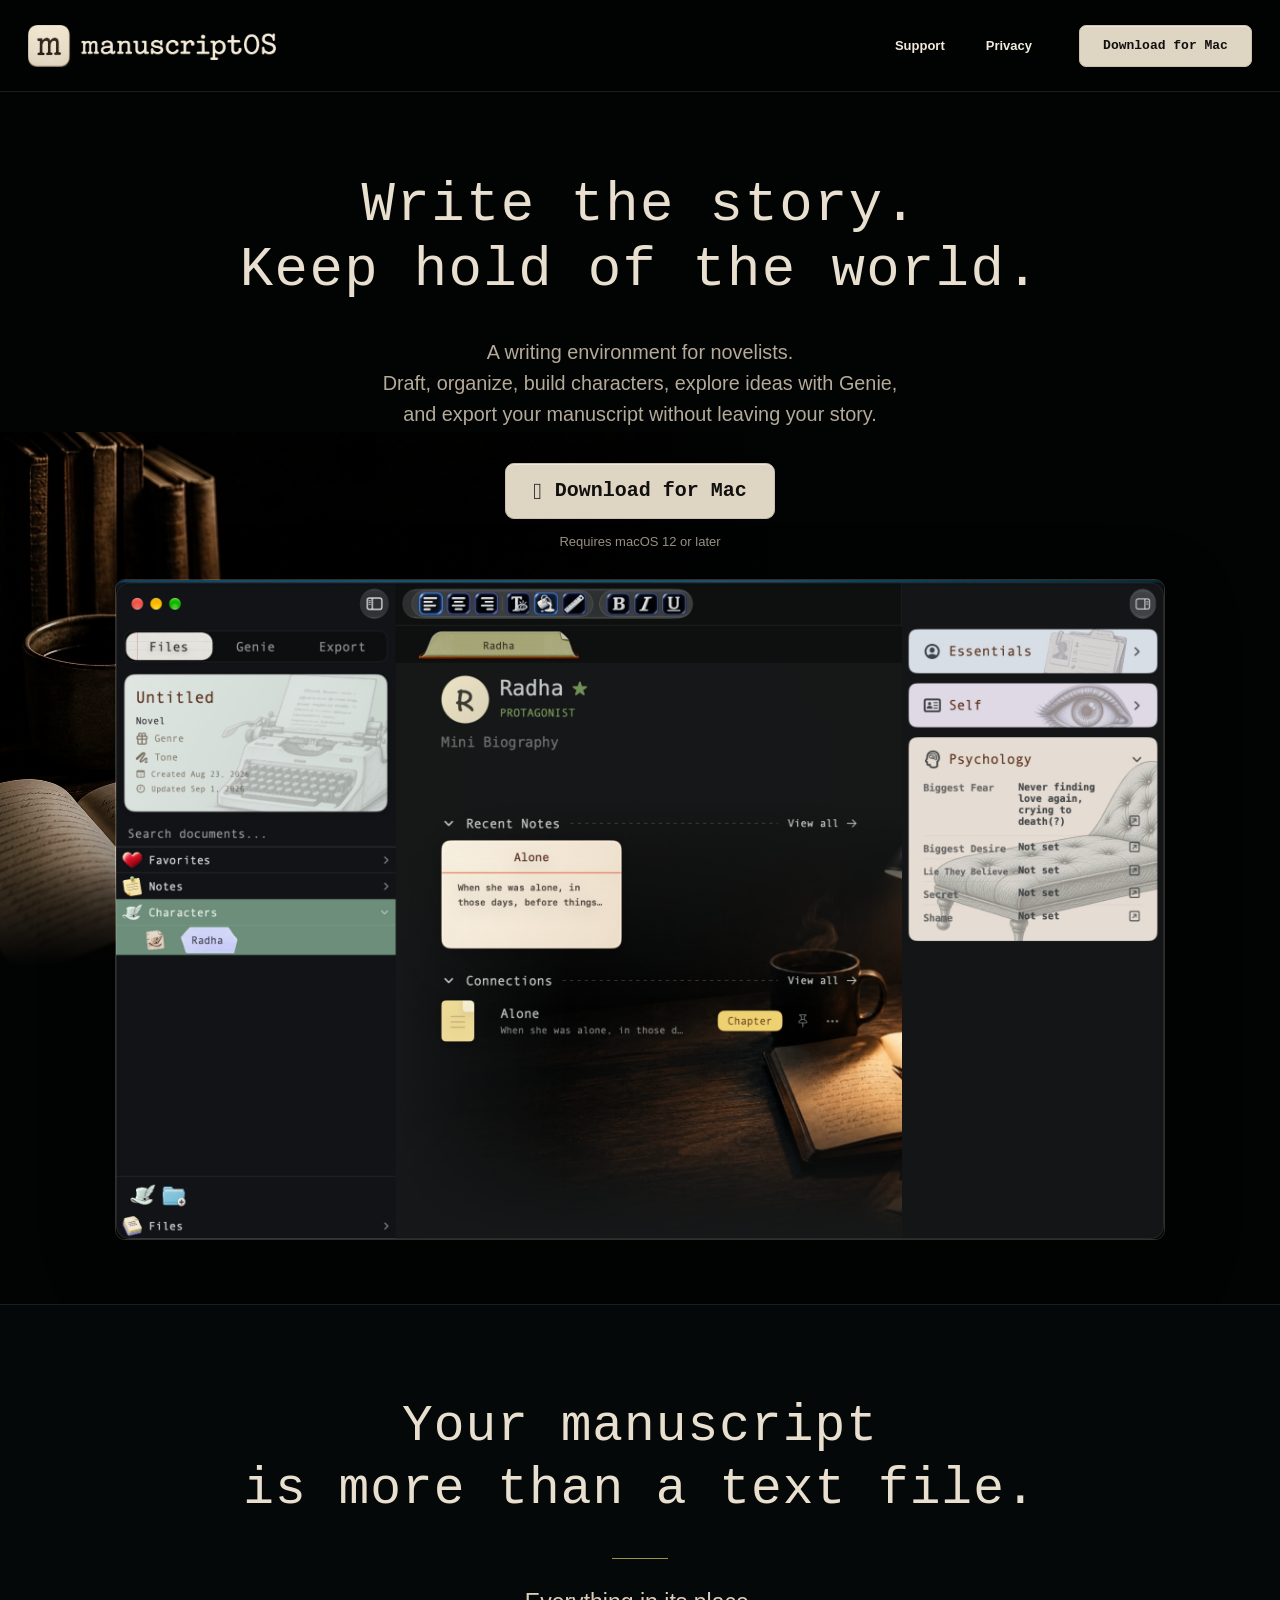
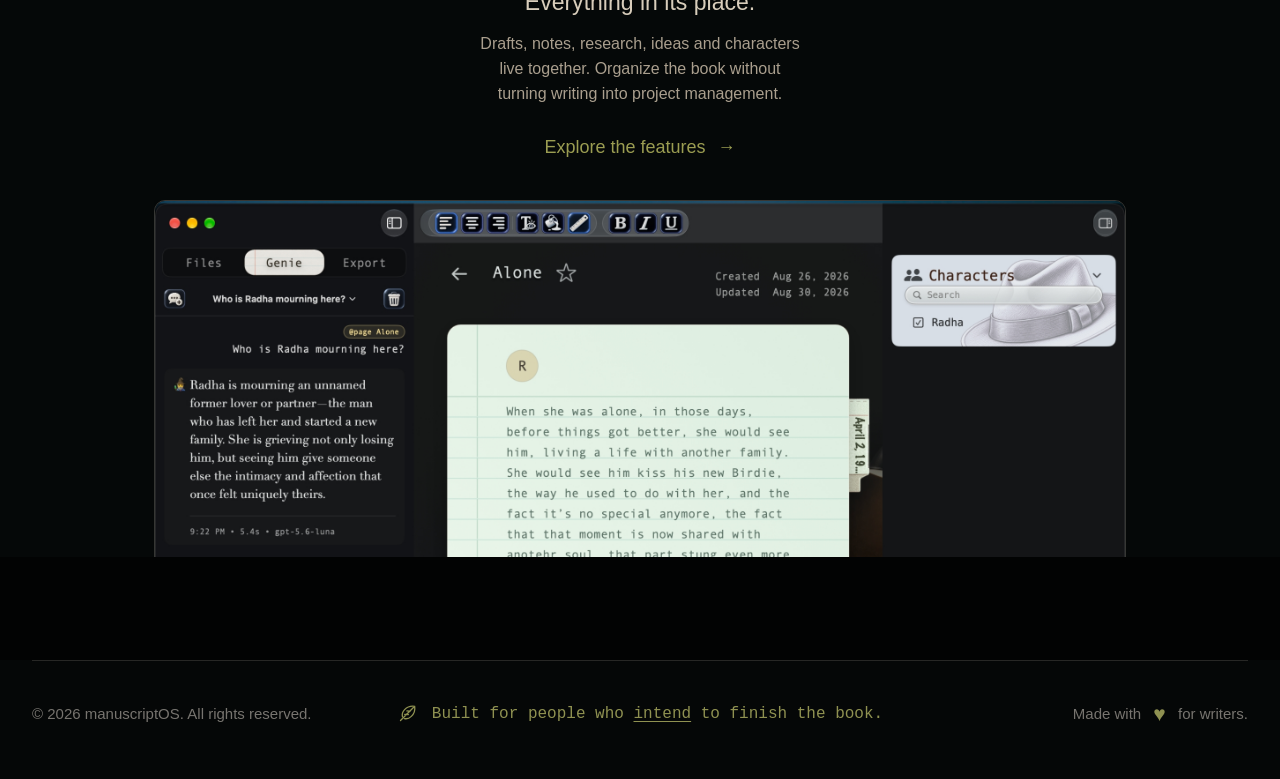
<file: index.html>
<!doctype html>
<html lang="en">
  <head>
    <meta charset="UTF-8">
    <meta name="viewport" content="width=device-width, initial-scale=1.0">
    <meta name="description" content="manuscriptOS — a writing environment for novelists.">
    <title>manuscriptOS</title>
    <link rel="stylesheet" href="styles.css">
  </head>
  <body>
    <header class="site-header">
      <a class="brand" href="/" aria-label="manuscriptOS home">
        <img src="images/logo.png" alt="">
      </a>

      <nav class="site-nav" aria-label="Main navigation">
        <a href="/support">Support</a>
        <a href="/privacy">Privacy</a>
      </nav>

      <a
        class="download-button"
        href="https://testflight.apple.com/join/sBr5g64Z"
        target="_blank"
        rel="noreferrer"
      >Download for Mac</a>
    </header>

    <main>
      <section class="hero" aria-labelledby="hero-title">
        <h1 id="hero-title">
          <span>Write the story.</span>
          <span>Keep hold of the world.</span>
        </h1>

        <p class="hero-copy">
          A writing environment for novelists.<br>
          Draft, organize, build characters, explore ideas with Genie,<br class="desktop-break">
          and export your manuscript without leaving your story.
        </p>

        <a
          class="hero-download"
          href="https://testflight.apple.com/join/sBr5g64Z"
          target="_blank"
          rel="noreferrer"
        >
          <span class="apple-mark" aria-hidden="true"></span>
          Download for Mac
        </a>

        <p class="system-requirement">Requires macOS 12 or later</p>

        <div class="hero-screenshot">
          <img
            src="images/screen_hero.jpg"
            alt="The manuscriptOS character workspace"
            width="2200"
            height="1372"
          >
        </div>
      </section>

      <section class="features" id="features" aria-labelledby="features-title">
        <h2 id="features-title">
          <span>Your manuscript</span>
          <span>is more than a text file.</span>
        </h2>

        <div class="section-rule" aria-hidden="true"></div>

        <div class="features-copy">
          <h3>Everything in its place.</h3>
          <p>
            Drafts, notes, research, ideas and characters<br class="desktop-break">
            live together. Organize the book without<br class="desktop-break">
            turning writing into project management.
          </p>
        </div>

        <a class="features-link" href="#feature-preview">
          Explore the features <span aria-hidden="true">→</span>
        </a>

        <div class="feature-preview" id="feature-preview">
          <img
            src="images/feature_bg.jpg"
            alt="The manuscriptOS notes workspace"
            width="2200"
            height="1384"
            loading="lazy"
          >
        </div>
      </section>
    </main>

    <footer class="site-footer">
      <div class="footer-inner">
        <p>© 2026 manuscriptOS. All rights reserved.</p>

        <p class="footer-mission">
          <svg viewBox="0 0 24 24" aria-hidden="true">
            <path d="M20.2 3.8c-4.4-.7-8.5.7-11.5 3.8-2.2 2.3-3.1 5.2-2.5 7.9M20.2 3.8c.7 4.4-.7 8.5-3.8 11.5-2.3 2.2-5.2 3.1-7.9 2.5M20.2 3.8 4 20m4.8-7.1 4.3.3m-1.8-4.1 3.6.3" />
          </svg>
          <span>Built for people who <u>intend</u> to finish the book.</span>
        </p>

        <p class="footer-love">Made with <span aria-hidden="true">♥</span> for writers.</p>
      </div>
    </footer>
  </body>
</html>
</file>
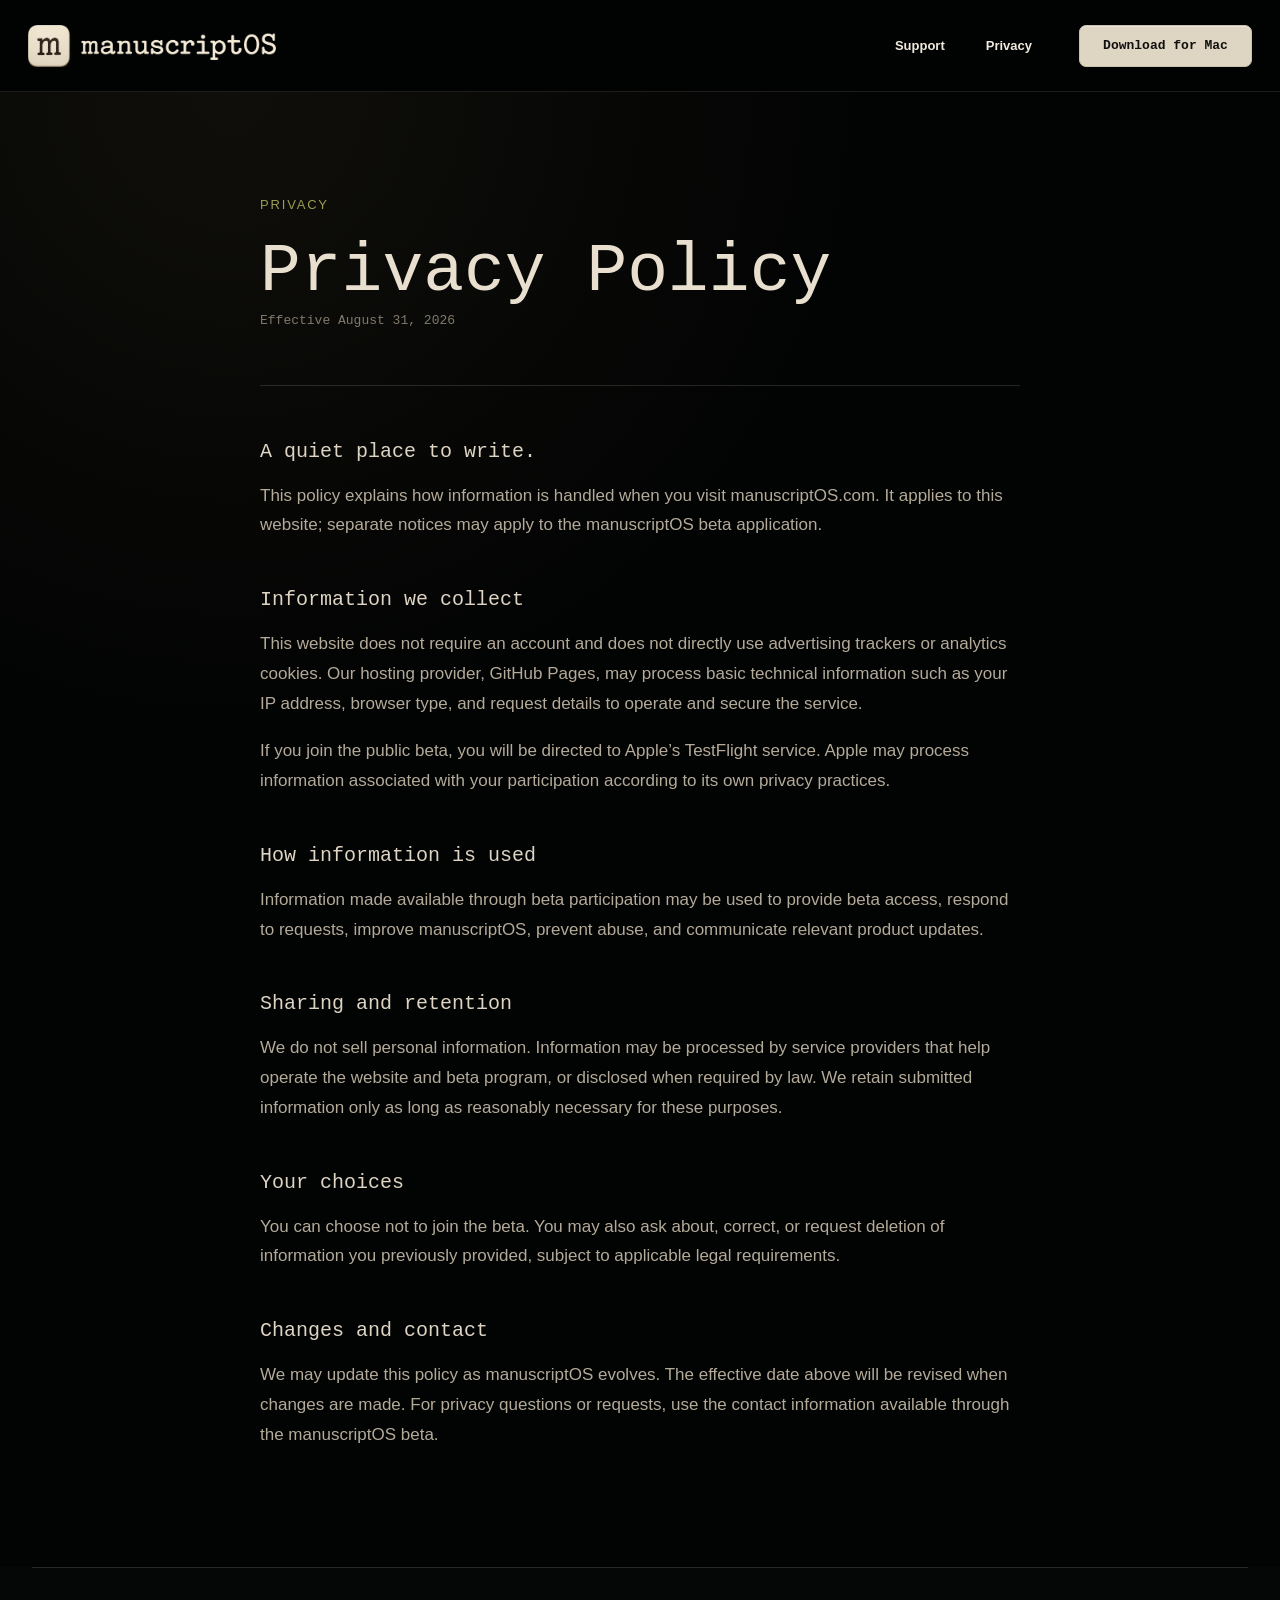
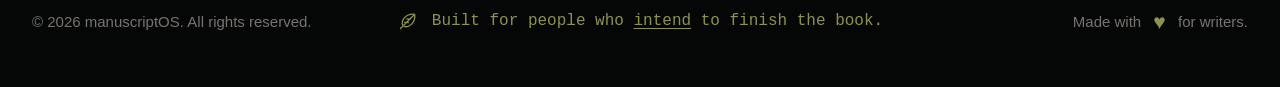
<file: privacy/index.html>
<!doctype html>
<html lang="en">
  <head>
    <meta charset="UTF-8">
    <meta name="viewport" content="width=device-width, initial-scale=1.0">
    <meta name="description" content="Privacy policy for manuscriptOS.">
    <title>Privacy — manuscriptOS</title>
    <link rel="stylesheet" href="../styles.css">
  </head>
  <body>
    <header class="site-header">
      <a class="brand" href="/" aria-label="manuscriptOS home">
        <img src="../images/logo.png" alt="">
      </a>

      <nav class="site-nav" aria-label="Main navigation">
        <a href="/support">Support</a>
        <a href="/privacy" aria-current="page">Privacy</a>
      </nav>

      <a
        class="download-button"
        href="https://testflight.apple.com/join/sBr5g64Z"
        target="_blank"
        rel="noreferrer"
      >Download for Mac</a>
    </header>

    <main class="privacy-main">
      <article class="privacy-policy">
        <header class="privacy-heading">
          <p class="privacy-eyebrow">Privacy</p>
          <h1>Privacy Policy</h1>
          <p class="effective-date">Effective August 31, 2026</p>
        </header>

        <section>
          <h2>A quiet place to write.</h2>
          <p>
            This policy explains how information is handled when you visit
            manuscriptOS.com. It applies to this website; separate notices may
            apply to the manuscriptOS beta application.
          </p>
        </section>

        <section>
          <h2>Information we collect</h2>
          <p>
            This website does not require an account and does not directly use
            advertising trackers or analytics cookies. Our hosting provider,
            GitHub Pages, may process basic technical information such as your
            IP address, browser type, and request details to operate and secure
            the service.
          </p>
          <p>
            If you join the public beta, you will be directed to Apple’s
            TestFlight service. Apple may process information associated with
            your participation according to its own privacy practices.
          </p>
        </section>

        <section>
          <h2>How information is used</h2>
          <p>
            Information made available through beta participation may be used
            to provide beta access, respond to requests, improve manuscriptOS,
            prevent abuse, and communicate relevant product updates.
          </p>
        </section>

        <section>
          <h2>Sharing and retention</h2>
          <p>
            We do not sell personal information. Information may be processed
            by service providers that help operate the website and beta
            program, or disclosed when required by law. We retain submitted
            information only as long as reasonably necessary for these purposes.
          </p>
        </section>

        <section>
          <h2>Your choices</h2>
          <p>
            You can choose not to join the beta. You may also ask about,
            correct, or request deletion of information you previously
            provided, subject to applicable legal requirements.
          </p>
        </section>

        <section>
          <h2>Changes and contact</h2>
          <p>
            We may update this policy as manuscriptOS evolves. The effective
            date above will be revised when changes are made. For privacy
            questions or requests, use the contact information available
            through the manuscriptOS beta.
          </p>
        </section>
      </article>
    </main>

    <footer class="site-footer">
      <div class="footer-inner">
        <p>© 2026 manuscriptOS. All rights reserved.</p>

        <p class="footer-mission">
          <svg viewBox="0 0 24 24" aria-hidden="true">
            <path d="M20.2 3.8c-4.4-.7-8.5.7-11.5 3.8-2.2 2.3-3.1 5.2-2.5 7.9M20.2 3.8c.7 4.4-.7 8.5-3.8 11.5-2.3 2.2-5.2 3.1-7.9 2.5M20.2 3.8 4 20m4.8-7.1 4.3.3m-1.8-4.1 3.6.3" />
          </svg>
          <span>Built for people who <u>intend</u> to finish the book.</span>
        </p>

        <p class="footer-love">Made with <span aria-hidden="true">♥</span> for writers.</p>
      </div>
    </footer>
  </body>
</html>
</file>
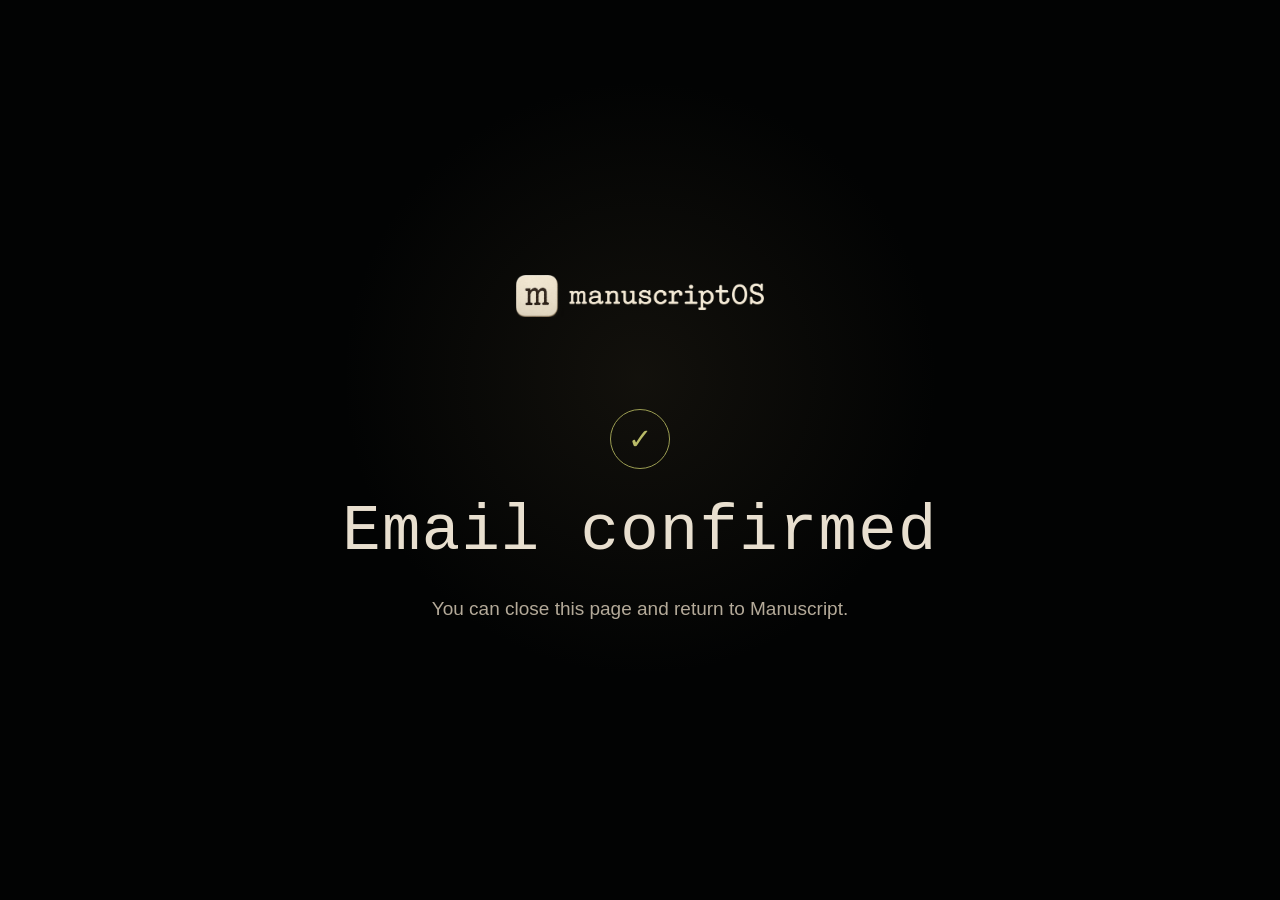
<file: success/index.html>
<!doctype html>
<html lang="en">
  <head>
    <meta charset="UTF-8">
    <meta name="viewport" content="width=device-width, initial-scale=1.0">
    <meta name="description" content="Your manuscriptOS email has been confirmed.">
    <meta name="robots" content="noindex">
    <title>Email confirmed — manuscriptOS</title>
    <link rel="stylesheet" href="../styles.css">
  </head>
  <body>
    <main class="success-main">
      <section class="success-content" aria-labelledby="success-title">
        <a class="success-brand" href="/" aria-label="manuscriptOS home">
          <img src="../images/logo.png" alt="">
        </a>
        <div class="success-mark" aria-hidden="true">✓</div>
        <h1 id="success-title">Email confirmed</h1>
        <p class="success-copy">
          You can close this page and return to Manuscript.
        </p>
      </section>
    </main>
  </body>
</html>
</file>
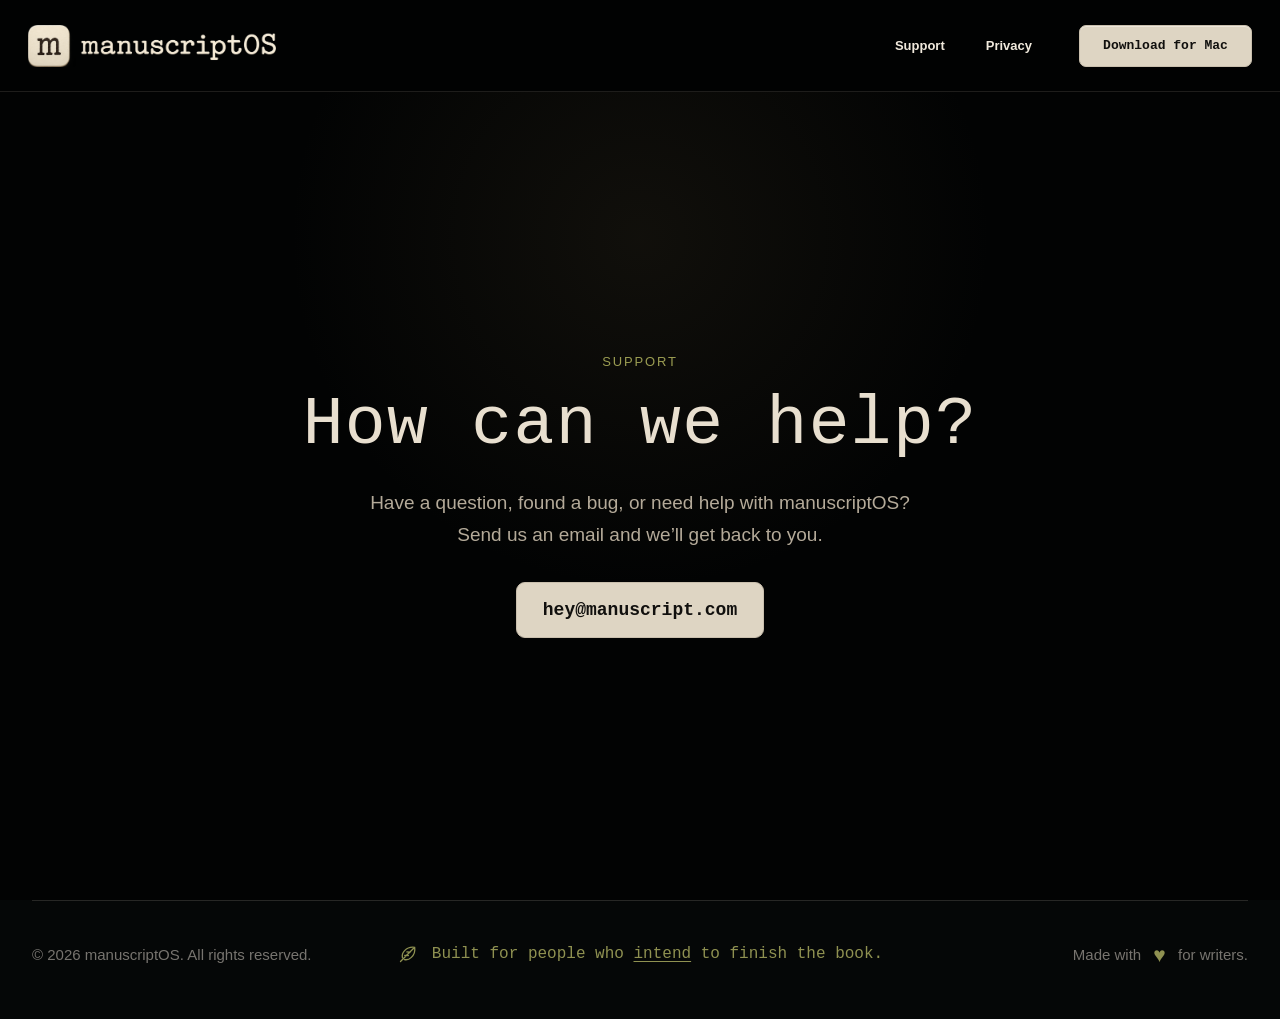
<file: support/index.html>
<!doctype html>
<html lang="en">
  <head>
    <meta charset="UTF-8">
    <meta name="viewport" content="width=device-width, initial-scale=1.0">
    <meta name="description" content="Get support for manuscriptOS.">
    <title>Support — manuscriptOS</title>
    <link rel="stylesheet" href="../styles.css">
  </head>
  <body>
    <header class="site-header">
      <a class="brand" href="/" aria-label="manuscriptOS home">
        <img src="../images/logo.png" alt="">
      </a>

      <nav class="site-nav" aria-label="Main navigation">
        <a href="/support" aria-current="page">Support</a>
        <a href="/privacy">Privacy</a>
      </nav>

      <a
        class="download-button"
        href="https://testflight.apple.com/join/sBr5g64Z"
        target="_blank"
        rel="noreferrer"
      >Download for Mac</a>
    </header>

    <main class="support-main">
      <section class="support-content" aria-labelledby="support-title">
        <p class="support-eyebrow">Support</p>
        <h1 id="support-title">How can we help?</h1>
        <p class="support-copy">
          Have a question, found a bug, or need help with manuscriptOS?<br class="desktop-break">
          Send us an email and we’ll get back to you.
        </p>
        <a class="support-email" href="mailto:hey@manuscript.com">
          hey@manuscript.com
        </a>
      </section>
    </main>

    <footer class="site-footer">
      <div class="footer-inner">
        <p>© 2026 manuscriptOS. All rights reserved.</p>

        <p class="footer-mission">
          <svg viewBox="0 0 24 24" aria-hidden="true">
            <path d="M20.2 3.8c-4.4-.7-8.5.7-11.5 3.8-2.2 2.3-3.1 5.2-2.5 7.9M20.2 3.8c.7 4.4-.7 8.5-3.8 11.5-2.3 2.2-5.2 3.1-7.9 2.5M20.2 3.8 4 20m4.8-7.1 4.3.3m-1.8-4.1 3.6.3" />
          </svg>
          <span>Built for people who <u>intend</u> to finish the book.</span>
        </p>

        <p class="footer-love">Made with <span aria-hidden="true">♥</span> for writers.</p>
      </div>
    </footer>
  </body>
</html>
</file>
<file: styles.css>
:root {
  color-scheme: dark;
  --ink: #e8dfcf;
  --paper: #ded5c3;
  --black: #020303;
}

* {
  box-sizing: border-box;
}

html,
body {
  margin: 0;
  min-height: 100%;
}

body {
  background: var(--black);
  color: var(--ink);
  font-family: "Courier New", Courier, monospace;
}

.site-header {
  display: grid;
  grid-template-columns: auto 1fr auto;
  align-items: center;
  width: 100%;
  min-height: 92px;
  padding: 20px 28px;
  border-bottom: 1px solid rgba(232, 223, 207, 0.12);
  background: #010202;
}

.brand {
  display: inline-flex;
  align-items: center;
  justify-self: start;
  color: var(--ink);
  text-decoration: none;
}

.brand img {
  display: block;
  width: auto;
  height: 42px;
}

.site-nav {
  display: flex;
  align-items: center;
  justify-content: flex-end;
  justify-self: end;
  gap: 41px;
  margin-right: 47px;
}

.site-nav a {
  color: #f0e9dc;
  font-family: Futura, "Futura PT", "Century Gothic", sans-serif;
  font-size: 13px;
  font-weight: 700;
  line-height: 1;
  text-decoration: none;
  transition: color 140ms ease;
}

.site-nav a:hover {
  color: #bdb3a2;
}

.download-button {
  display: inline-flex;
  align-items: center;
  justify-content: center;
  justify-self: end;
  width: 173px;
  min-height: 42px;
  padding: 0 18px;
  border: 1px solid #c9bfad;
  border-radius: 7px;
  background: var(--paper);
  box-shadow: inset 0 1px 0 rgba(255, 255, 255, 0.4);
  color: #11100e;
  font-size: 13px;
  font-weight: 700;
  line-height: 1;
  text-decoration: none;
  white-space: nowrap;
  transition: background 140ms ease, transform 140ms ease;
}

.download-button:hover {
  background: #eee5d5;
  transform: translateY(-1px);
}

.hero {
  display: flex;
  flex-direction: column;
  align-items: center;
  width: 100%;
  max-width: 1536px;
  margin: 0 auto;
  padding: clamp(54px, 7vw, 82px) 24px 64px;
  overflow: hidden;
  background-image:
    linear-gradient(
      to right,
      transparent 0,
      transparent 600px,
      var(--black) 800px,
      var(--black) 100%
    ),
    linear-gradient(
      to bottom,
      transparent 0,
      transparent 430px,
      var(--black) 533px,
      var(--black) 100%
    ),
    linear-gradient(rgba(0, 0, 0, 0.08), rgba(0, 0, 0, 0.2)),
    url("images/hero_container.jpg");
  background-position: left center;
  background-repeat: no-repeat;
  background-size: 800px 533px, 800px 533px, 800px 533px, auto;
  text-align: center;
}

.hero h1 {
  margin: 0;
  color: var(--ink);
  font-size: clamp(38px, 4.35vw, 64px);
  font-weight: 400;
  line-height: 1.16;
  letter-spacing: 0.025em;
  text-wrap: balance;
}

.hero h1 span {
  display: block;
}

.hero-copy {
  max-width: 880px;
  margin: clamp(22px, 3vw, 34px) 0 0;
  color: #b4aa99;
  font-family: Futura, "Futura PT", "Century Gothic", sans-serif;
  font-size: clamp(16px, 1.55vw, 20px);
  font-weight: 400;
  line-height: 1.55;
}

.hero-download {
  display: inline-flex;
  align-items: center;
  justify-content: center;
  gap: 13px;
  min-width: 270px;
  min-height: 56px;
  padding: 0 25px;
  border: 1px solid #c9bfad;
  border-radius: 9px;
  margin-top: clamp(24px, 3vw, 34px);
  background: var(--paper);
  box-shadow: inset 0 1px 0 rgba(255, 255, 255, 0.45);
  color: #11100e;
  font-size: 20px;
  font-weight: 700;
  line-height: 1;
  text-decoration: none;
  white-space: nowrap;
  transition: background 140ms ease, transform 140ms ease;
}

.apple-mark {
  font-family: -apple-system, BlinkMacSystemFont, sans-serif;
  font-size: 23px;
  font-weight: 500;
}

.hero-download:hover {
  background: #eee5d5;
  transform: translateY(-1px);
}

.system-requirement {
  margin: 15px 0 0;
  color: #9c9385;
  font-family: Futura, "Futura PT", "Century Gothic", sans-serif;
  font-size: 13px;
  font-weight: 500;
}

.hero-screenshot {
  width: min(82vw, 1100px);
  margin-top: 30px;
}

.hero-screenshot img {
  display: block;
  width: 100%;
  height: auto;
  border: 1px solid rgba(232, 223, 207, 0.2);
  border-radius: 10px;
  box-shadow: 0 22px 70px rgba(0, 0, 0, 0.45);
}

.features {
  display: flex;
  flex-direction: column;
  align-items: center;
  width: 100%;
  max-width: 1536px;
  margin: 0 auto clamp(72px, 8vw, 120px);
  padding: clamp(64px, 7vw, 92px) 24px 0;
  border-top: 1px solid rgba(232, 223, 207, 0.1);
  background: #050808;
  text-align: center;
}

.features h2 {
  margin: 0;
  color: var(--ink);
  font-size: clamp(38px, 4vw, 60px);
  font-weight: 400;
  line-height: 1.22;
  letter-spacing: 0.02em;
  text-wrap: balance;
}

.features h2 span {
  display: block;
}

.section-rule {
  width: 56px;
  height: 1px;
  margin-top: clamp(32px, 3vw, 44px);
  background: #9a914b;
}

.features-copy {
  margin-top: 29px;
  font-family: Futura, "Futura PT", "Century Gothic", sans-serif;
}

.features-copy h3 {
  margin: 0;
  color: #d8cdbb;
  font-size: clamp(20px, 1.8vw, 26px);
  font-weight: 500;
  line-height: 1.3;
}

.features-copy p {
  margin: 14px 0 0;
  color: #aa9f8e;
  font-size: clamp(15px, 1.25vw, 18px);
  line-height: 1.55;
}

.features-link {
  display: inline-flex;
  align-items: center;
  gap: 12px;
  margin-top: 30px;
  color: #9b9d52;
  font-family: Futura, "Futura PT", "Century Gothic", sans-serif;
  font-size: 18px;
  text-decoration: none;
  transition: color 140ms ease;
}

.features-link:hover {
  color: #c0c36e;
}

.feature-preview {
  width: min(76vw, 1210px);
  aspect-ratio: 2.72 / 1;
  margin-top: 42px;
  overflow: hidden;
}

.feature-preview img {
  display: block;
  width: 100%;
  height: auto;
  border: 1px solid rgba(232, 223, 207, 0.22);
  border-radius: 11px 11px 0 0;
  box-shadow: 0 22px 70px rgba(0, 0, 0, 0.45);
}

.privacy-main {
  width: 100%;
  padding: clamp(64px, 8vw, 112px) 24px 100px;
  background:
    radial-gradient(circle at 18% 0%, rgba(84, 72, 48, 0.16), transparent 35%),
    var(--black);
}

.privacy-policy {
  width: 100%;
  max-width: 760px;
  margin: 0 auto;
  color: #b4aa99;
  font-family: Futura, "Futura PT", "Century Gothic", sans-serif;
  font-size: 17px;
  line-height: 1.75;
}

.privacy-heading {
  padding-bottom: 34px;
  border-bottom: 1px solid rgba(232, 223, 207, 0.15);
  margin-bottom: 48px;
}

.privacy-eyebrow {
  margin: 0 0 16px;
  color: #9b9d52;
  font-size: 13px;
  font-weight: 500;
  letter-spacing: 0.14em;
  text-transform: uppercase;
}

.privacy-heading h1 {
  margin: 0;
  color: var(--ink);
  font-family: "Courier New", Courier, monospace;
  font-size: clamp(42px, 6vw, 68px);
  font-weight: 400;
  line-height: 1.1;
}

.effective-date {
  margin: 18px 0 0;
  color: #81796c;
  font-family: "Courier New", Courier, monospace;
  font-size: 13px;
}

.privacy-policy section + section {
  margin-top: 42px;
}

.privacy-policy h2 {
  margin: 0 0 12px;
  color: #ded4c3;
  font-family: "Courier New", Courier, monospace;
  font-size: 20px;
  font-weight: 400;
}

.privacy-policy p {
  margin: 0 0 18px;
}

.support-main {
  display: flex;
  align-items: center;
  justify-content: center;
  min-height: calc(100vh - 92px);
  padding: clamp(72px, 10vw, 140px) 24px;
  background:
    radial-gradient(circle at 50% 18%, rgba(84, 72, 48, 0.18), transparent 38%),
    var(--black);
  text-align: center;
}

.support-content {
  width: 100%;
  max-width: 720px;
}

.support-eyebrow {
  margin: 0 0 18px;
  color: #9b9d52;
  font-family: Futura, "Futura PT", "Century Gothic", sans-serif;
  font-size: 13px;
  font-weight: 500;
  letter-spacing: 0.14em;
  text-transform: uppercase;
}

.support-content h1 {
  margin: 0;
  color: var(--ink);
  font-size: clamp(42px, 6vw, 68px);
  font-weight: 400;
  line-height: 1.12;
  letter-spacing: 0.02em;
  text-wrap: balance;
}

.support-copy {
  margin: 24px 0 0;
  color: #b4aa99;
  font-family: Futura, "Futura PT", "Century Gothic", sans-serif;
  font-size: clamp(16px, 1.5vw, 19px);
  line-height: 1.65;
}

.support-email {
  display: inline-flex;
  align-items: center;
  justify-content: center;
  min-height: 56px;
  padding: 0 26px;
  border: 1px solid #c9bfad;
  border-radius: 9px;
  margin-top: 32px;
  background: var(--paper);
  color: #11100e;
  font-size: clamp(15px, 1.5vw, 18px);
  font-weight: 700;
  line-height: 1;
  text-decoration: none;
  transition: background 140ms ease, transform 140ms ease;
}

.support-email:hover {
  background: #eee5d5;
  transform: translateY(-1px);
}

.success-main {
  display: flex;
  align-items: center;
  justify-content: center;
  min-height: 100vh;
  padding: 48px 24px;
  background:
    radial-gradient(circle at 50% 42%, rgba(84, 72, 48, 0.2), transparent 36%),
    var(--black);
  text-align: center;
}

.success-content {
  width: 100%;
  max-width: 680px;
}

.success-brand {
  display: inline-flex;
  margin-bottom: clamp(56px, 9vw, 92px);
}

.success-brand img {
  display: block;
  width: auto;
  height: 42px;
}

.success-mark {
  display: grid;
  place-items: center;
  width: 60px;
  height: 60px;
  border: 1px solid #9b9d52;
  border-radius: 50%;
  margin: 0 auto 28px;
  color: #b9bb68;
  font-family: Futura, "Futura PT", "Century Gothic", sans-serif;
  font-size: 29px;
  line-height: 1;
}

.success-content h1 {
  margin: 0;
  color: var(--ink);
  font-size: clamp(40px, 6vw, 64px);
  font-weight: 400;
  line-height: 1.12;
  letter-spacing: 0.02em;
  text-wrap: balance;
}

.success-copy {
  margin: 24px 0 0;
  color: #b4aa99;
  font-family: Futura, "Futura PT", "Century Gothic", sans-serif;
  font-size: clamp(16px, 1.5vw, 19px);
  line-height: 1.65;
}

.success-brand:focus-visible {
  outline: 2px solid var(--ink);
  outline-offset: 6px;
}

.site-footer {
  width: 100%;
  padding: 0 32px;
  background: #050707;
}

.footer-inner {
  display: grid;
  grid-template-columns: 1fr auto 1fr;
  align-items: center;
  gap: 32px;
  width: 100%;
  padding: 42px 0 54px;
  border-top: 1px solid rgba(232, 223, 207, 0.15);
}

.footer-inner p {
  margin: 0;
  color: #77746f;
  font-family: Futura, "Futura PT", "Century Gothic", sans-serif;
  font-size: 15px;
  line-height: 1.4;
}

.footer-mission {
  display: inline-flex;
  align-items: center;
  justify-content: center;
  gap: 14px;
  color: #8f9151 !important;
  font-family: "Courier New", Courier, monospace !important;
  font-size: 16px !important;
}

.footer-mission svg {
  width: 21px;
  height: 21px;
  fill: none;
  stroke: currentColor;
  stroke-linecap: round;
  stroke-linejoin: round;
  stroke-width: 1.5;
}

.footer-mission u {
  text-underline-offset: 3px;
}

.footer-love {
  justify-self: end;
}

.footer-love span {
  display: inline-block;
  margin: 0 8px;
  color: #8f9151;
  font-size: 21px;
  line-height: 0;
  transform: translateY(2px);
}

.brand:focus-visible,
.site-nav a:focus-visible,
.download-button:focus-visible,
.hero-download:focus-visible,
.features-link:focus-visible,
.support-email:focus-visible {
  outline: 2px solid var(--ink);
  outline-offset: 4px;
}

@media (max-width: 800px) {
  .site-header {
    grid-template-columns: 1fr auto;
    row-gap: 20px;
    padding: 18px 20px;
  }

  .site-nav {
    grid-column: 1 / -1;
    grid-row: 2;
    gap: clamp(22px, 7vw, 41px);
    margin-right: 0;
  }

  .hero-screenshot {
    width: 100%;
  }

  .feature-preview {
    width: 100%;
  }

  .footer-inner {
    grid-template-columns: 1fr;
    justify-items: center;
    gap: 18px;
    padding: 36px 0 42px;
    text-align: center;
  }

  .footer-love {
    justify-self: center;
  }
}

@media (max-width: 520px) {
  .site-header {
    padding-inline: 16px;
  }

  .brand img {
    width: min(48vw, 190px);
    height: auto;
  }

  .download-button {
    width: auto;
    min-height: 38px;
    padding-inline: 12px;
    font-size: 11px;
  }

  .site-nav {
    justify-content: center;
    gap: 28px;
    width: 100%;
  }

  .site-nav a {
    font-size: 12px;
  }

  .hero {
    padding: 48px 18px 52px;
  }

  .hero h1 {
    font-size: clamp(31px, 10vw, 42px);
    line-height: 1.2;
  }

  .hero h1 span {
    display: inline;
  }

  .hero h1 span + span::before {
    content: " ";
  }

  .hero-copy {
    margin-top: 24px;
    font-size: 15px;
    line-height: 1.6;
  }

  .desktop-break {
    display: none;
  }

  .hero-download {
    width: min(100%, 280px);
    min-width: 0;
    min-height: 52px;
    padding-inline: 18px;
    font-size: 17px;
  }

  .features {
    padding: 56px 18px 0;
  }

  .features h2 {
    font-size: clamp(31px, 9.5vw, 42px);
  }

  .features h2 span {
    display: inline;
  }

  .features h2 span + span::before {
    content: " ";
  }

  .features-copy p {
    font-size: 15px;
  }

  .features-link {
    font-size: 16px;
  }

  .feature-preview {
    margin-top: 34px;
  }

  .privacy-main {
    padding: 52px 18px 72px;
  }

  .support-main {
    min-height: calc(100vh - 132px);
    padding: 72px 18px;
  }

  .support-email {
    width: 100%;
    max-width: 320px;
    padding-inline: 16px;
  }

  .success-main {
    padding-inline: 18px;
  }

  .success-brand img {
    width: min(60vw, 220px);
    height: auto;
  }

  .privacy-policy {
    font-size: 15px;
    line-height: 1.7;
  }

  .privacy-heading {
    margin-bottom: 38px;
  }

  .site-footer {
    padding-inline: 18px;
  }

  .footer-inner p {
    font-size: 13px;
  }

  .footer-mission {
    gap: 10px;
    font-size: 13px !important;
  }
}
</file>
